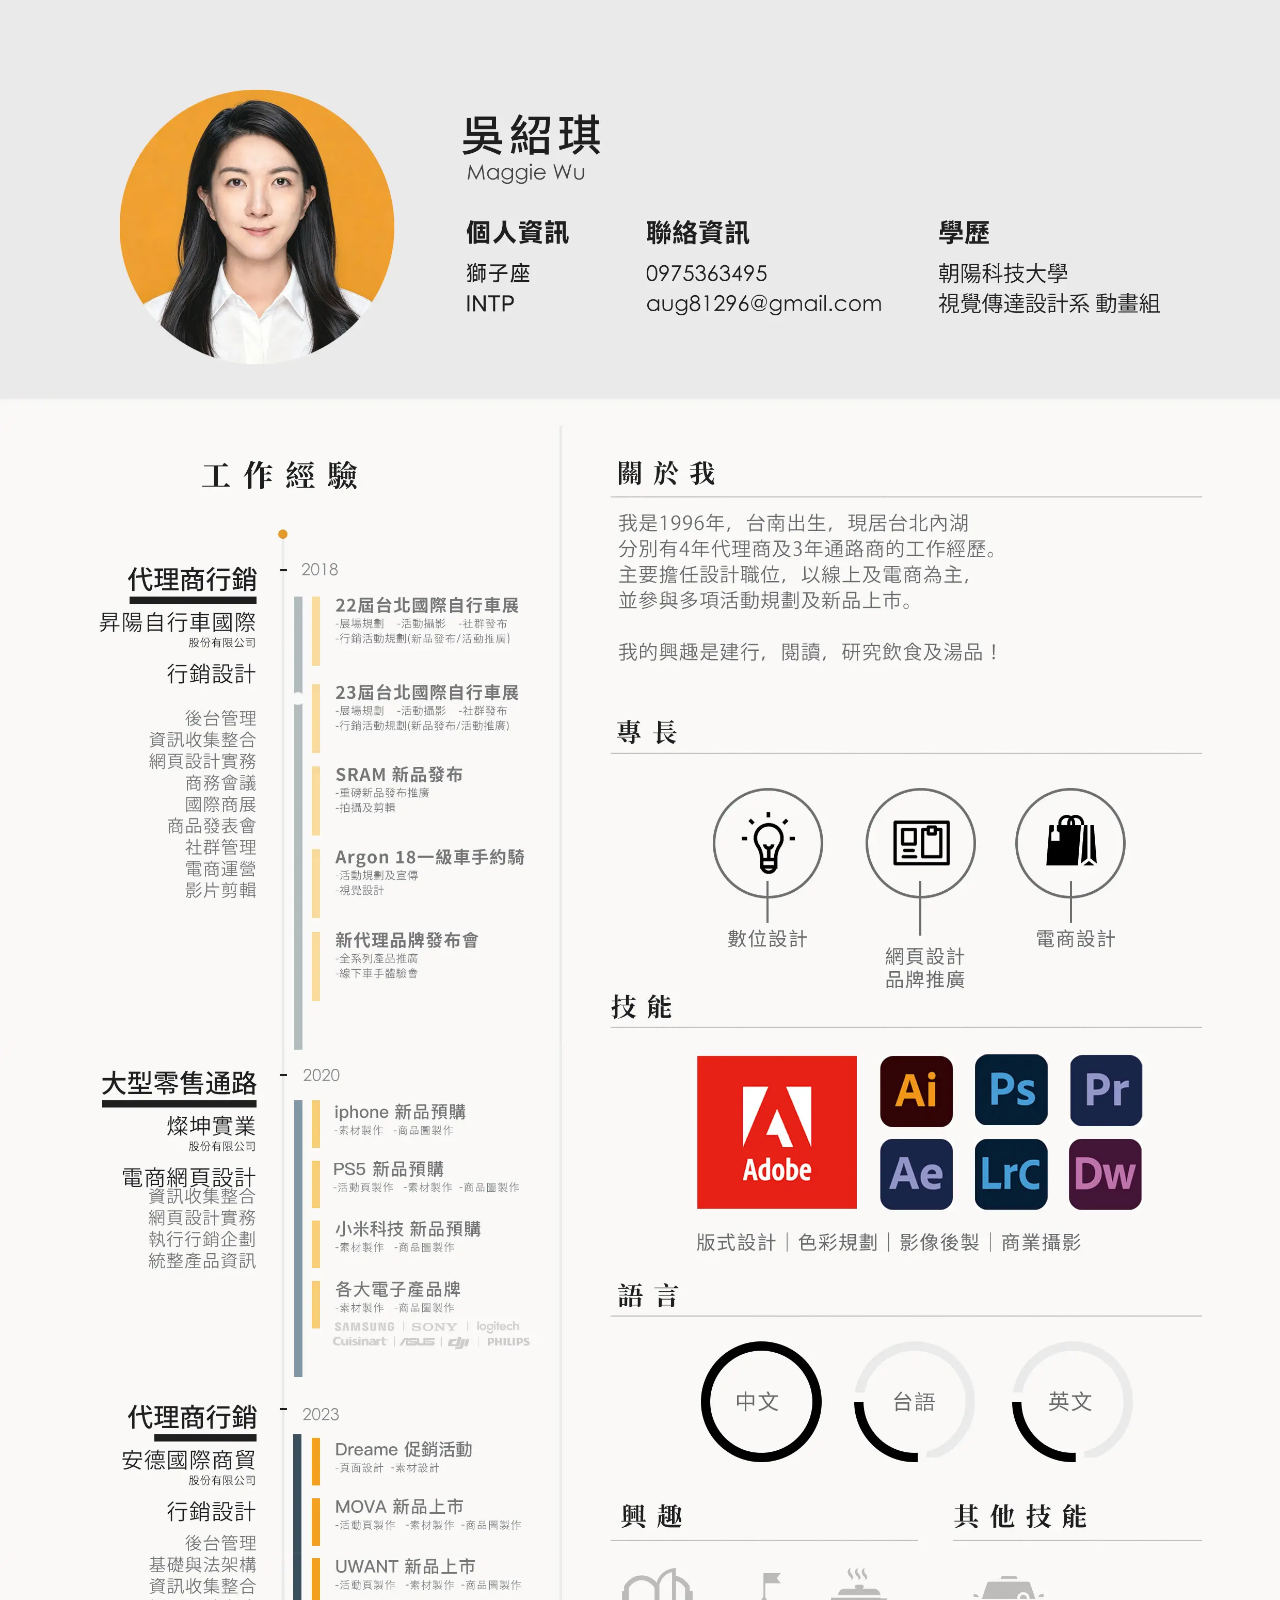
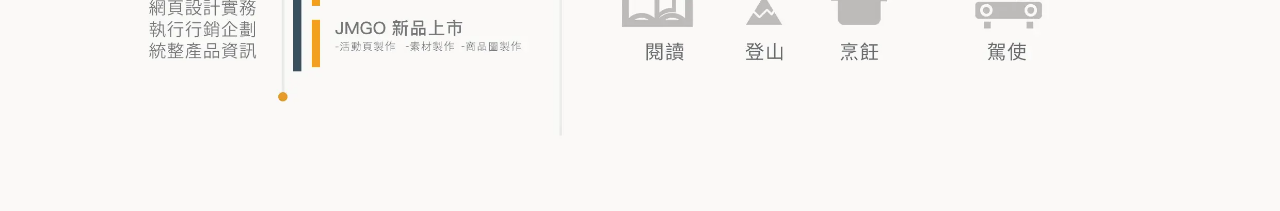
<file: works/cv.html>
<!doctype html>
<html lang="zh-Hant">

<head>
<meta charset="UTF-8">
<meta name="viewport" content="width=device-width, initial-scale=1.0">

<title>履歷作品</title>

<style>
* {
    margin: 0;
    padding: 0;
    box-sizing: border-box;
}

html,
body {
    width: 100%;
    background: #fff;
}

picture {
    display: block;
    width: 100%;
}

picture img {
    display: block;
    width: 100%;
    height: auto;
}
</style>
</head>

<body>

<!-- 第 1 張：優先載入 -->
<picture>
    <source
        media="(min-width: 992px)"
        srcset="img/cv_01.webp">

    <img
        src="img/cv_m01.webp"
        alt="履歷作品第 1 張"
        fetchpriority="high"
        decoding="async">
</picture>

<!-- 第 2 張 -->
<picture>
    <source
        media="(min-width: 992px)"
        srcset="img/cv_02.webp">

    <img
        src="img/cv_m02.webp"
        alt="履歷作品第 2 張"
        loading="lazy"
        decoding="async">
</picture>

<!-- 第 3 張 -->
<picture>
    <source
        media="(min-width: 992px)"
        srcset="img/cv_03.webp">

    <img
        src="img/cv_m03.webp"
        alt="履歷作品第 3 張"
        loading="lazy"
        decoding="async">
</picture>

<!-- 第 4 張 -->
<picture>
    <source
        media="(min-width: 992px)"
        srcset="img/cv_04.webp">

    <img
        src="img/cv_m04.webp"
        alt="履歷作品第 4 張"
        loading="lazy"
        decoding="async">
</picture>

</body>
</html>
</file>
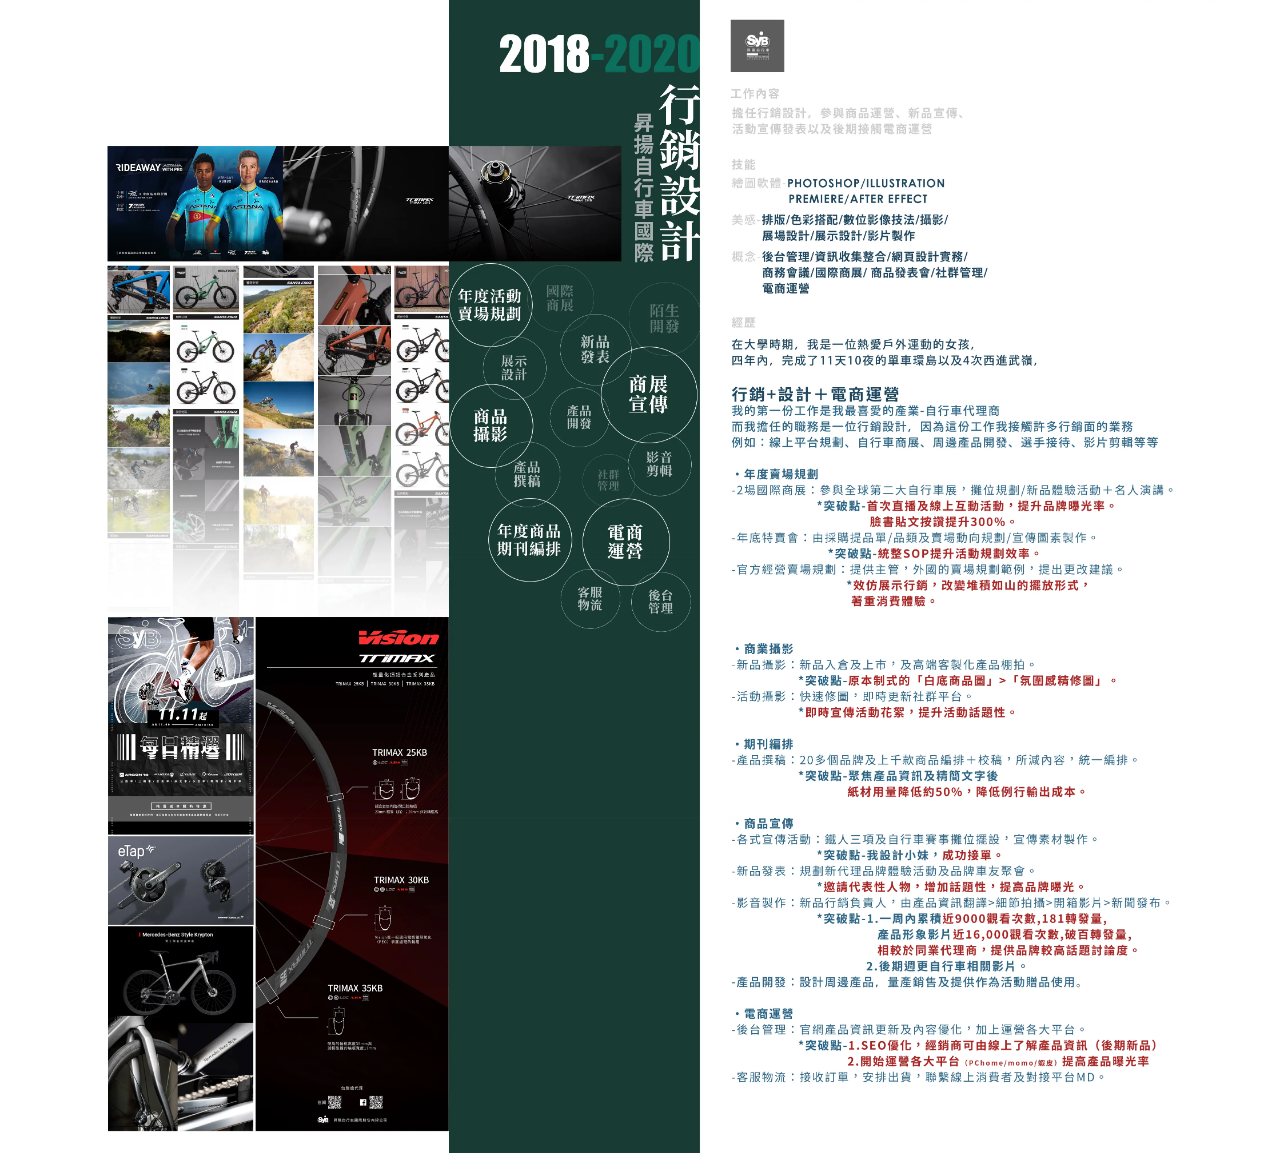
<file: works/syb.html>
<!doctype html>
<html>
<head>
<meta charset="UTF-8">
<title>Untitled Document</title>
	<style>
* {
  margin: 0;
  padding: 0;
  box-sizing: border-box;
		}
		
		
img {
  display: block;
  margin: 0;
}

	</style>
</head>

<body>
	<div class="view_lg">
	<img width="100%" src="img/syb_01.webp">
	<img width="100%"  src="img/syb_02.webp">
	<img  width="100%" src="img/syb_03.webp">
	<img  width="100%" src="img/syb_04.webp">
		</div>
</body>
	
</html>
</file>
